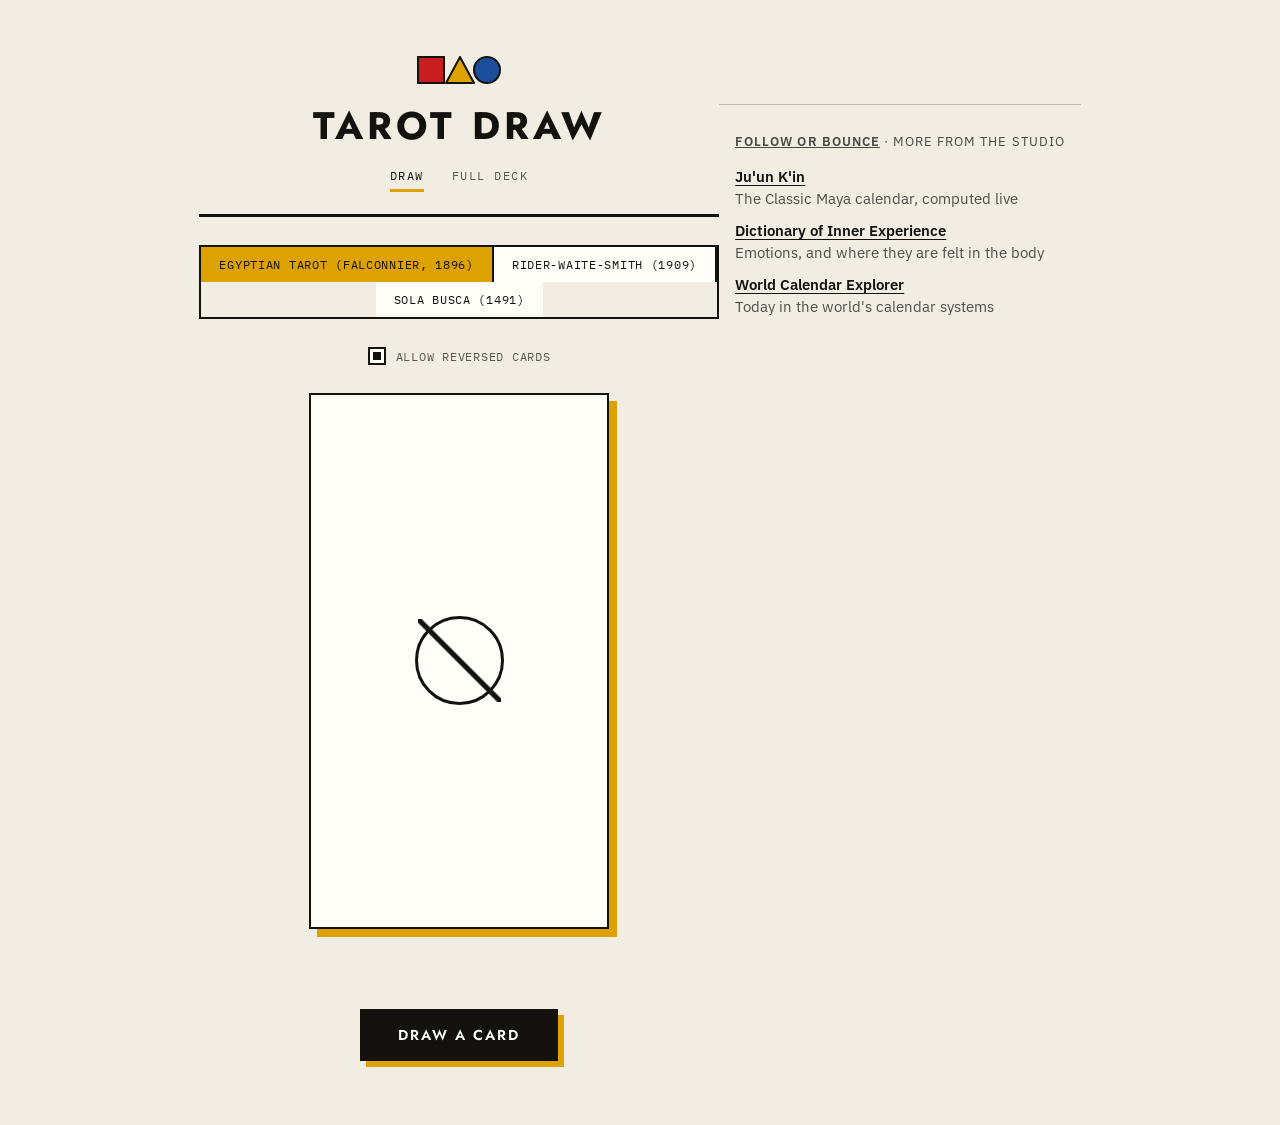
<file: index.html>
<!DOCTYPE html>
<html lang="en">
<head>
<meta charset="UTF-8">
<meta name="viewport" content="width=device-width, initial-scale=1.0">
<title>Tarot Draw</title>
<meta name="description" content="Draw tarot cards from three complete public-domain decks (Egyptian, Rider-Waite-Smith and Sola Busca) with their original card art and upright and reversed meanings.">
<link rel="canonical" href="https://followorbounce.github.io/tarot/">
<meta property="og:type" content="website">
<meta property="og:site_name" content="Tarot Draw">
<meta property="og:title" content="Tarot Draw">
<meta property="og:url" content="https://followorbounce.github.io/tarot/">
<meta property="og:description" content="Draw tarot cards from three complete public-domain decks (Egyptian, Rider-Waite-Smith and Sola Busca) with their original card art and upright and reversed meanings.">
<meta property="og:image" content="https://followorbounce.github.io/tarot/og/index.jpg">
<meta property="og:image:width" content="1200">
<meta property="og:image:height" content="630">
<meta property="og:image:alt" content="Tarot Draw — Tarot Draw">
<meta name="twitter:card" content="summary_large_image">
<meta name="twitter:image" content="https://followorbounce.github.io/tarot/og/index.jpg">
<link rel="preconnect" href="https://fonts.googleapis.com">
<link rel="preconnect" href="https://fonts.gstatic.com" crossorigin>
<link href="https://fonts.googleapis.com/css2?family=IBM+Plex+Mono:wght@400;500;600&family=IBM+Plex+Sans:wght@400;500&family=Jost:wght@500;600;700&display=swap" rel="stylesheet">
<link rel="stylesheet" href="style.css">
<script defer src="https://static.cloudflareinsights.com/beacon.min.js" data-cf-beacon='{"token": "bba4e16a7d9b4d9985eda0cda2624e60"}'></script>
<!-- fob-ga --><script async src="https://www.googletagmanager.com/gtag/js?id=G-CE86H6X7Z7"></script>
<script>window.dataLayer=window.dataLayer||[];function gtag(){dataLayer.push(arguments);}gtag('js',new Date());gtag('config','G-CE86H6X7Z7');</script><!-- /fob-ga -->
</head>
<body>
  <main>
    <header class="masthead">
      <svg class="mark" viewBox="0 0 84 28" width="84" height="28" aria-hidden="true">
        <rect x="1" y="1" width="26" height="26" fill="#c81e1e" stroke="#14120f" stroke-width="2"/>
        <polygon points="43,1 57,27 29,27" fill="#dda100" stroke="#14120f" stroke-width="2" stroke-linejoin="round"/>
        <circle cx="70" cy="14" r="13" fill="#1b4f9c" stroke="#14120f" stroke-width="2"/>
      </svg>
      <h1>Tarot Draw</h1>
      <nav class="site-nav">
        <a href="index.html" class="active">Draw</a>
        <a href="deck.html">Full Deck</a>
      </nav>
    </header>

    <div class="deck-picker" id="deck-picker"></div>

    <label class="reversed-toggle">
      <input type="checkbox" id="reversed-toggle" checked>
      <span>Allow reversed cards</span>
    </label>

    <div class="stage">
      <div class="card" id="card">
        <div class="card-inner">
          <div class="card-face card-back">
            <div class="back-mark"></div>
          </div>
          <div class="card-face card-front">
            <img class="card-image" id="card-image" alt="">
          </div>
        </div>
      </div>
    </div>

    <div class="caption">
      <div class="card-num" id="card-num"></div>
      <div class="card-name" id="card-name"></div>
      <div class="card-orientation" id="card-orientation"></div>
      <div class="card-meaning" id="card-meaning"></div>
    </div>

    <button id="draw-btn">Draw a card</button>
  </main>

  <script src="cards-egyptian.js"></script>
  <script src="cards-rws.js"></script>
  <script src="cards-solabusca.js"></script>
  <script src="decks.js"></script>
  <script src="script.js"></script>
<!-- fob-network -->
<aside class="fob-net" aria-label="More from Follow or Bounce"><style>.fob-net{border-top:1px solid;border-color:color-mix(in srgb,currentColor 22%,transparent);margin-top:48px;padding:28px max(16px,env(safe-area-inset-right,0px)) calc(28px + env(safe-area-inset-bottom,0px)) max(16px,env(safe-area-inset-left,0px));font-size:15px;line-height:1.45;clear:both}.fob-net>div{max-width:72rem;margin:0 auto}.fob-net p{margin:0 0 14px;font-size:13px;letter-spacing:.08em;text-transform:uppercase;opacity:.75}.fob-net p a{color:inherit;font-weight:600}.fob-net ul{list-style:none;margin:0;padding:0;display:grid;grid-template-columns:repeat(auto-fit,minmax(14rem,1fr));gap:10px 28px}.fob-net li a{display:block;min-height:44px;color:inherit;text-decoration:none}.fob-net li b{display:block;font-weight:600;text-decoration:underline;text-underline-offset:3px;text-decoration-thickness:1px}.fob-net li span{display:block;opacity:.72}.fob-net a:focus-visible{outline:2px solid currentColor;outline-offset:3px}</style><div><p><a href="https://followorbounce.github.io/">Follow or Bounce</a> · more from the studio</p><ul><li><a href="https://followorbounce.github.io/Maya-Calendar/"><b>Ju&#x27;un K&#x27;in</b><span>The Classic Maya calendar, computed live</span></a></li><li><a href="https://followorbounce.github.io/dictionary-of-inner-experience/"><b>Dictionary of Inner Experience</b><span>Emotions, and where they are felt in the body</span></a></li><li><a href="https://followorbounce.github.io/world-calendar-explorer/"><b>World Calendar Explorer</b><span>Today in the world&#x27;s calendar systems</span></a></li></ul></div></aside>
<!-- /fob-network -->
</body>
</html>
</file>
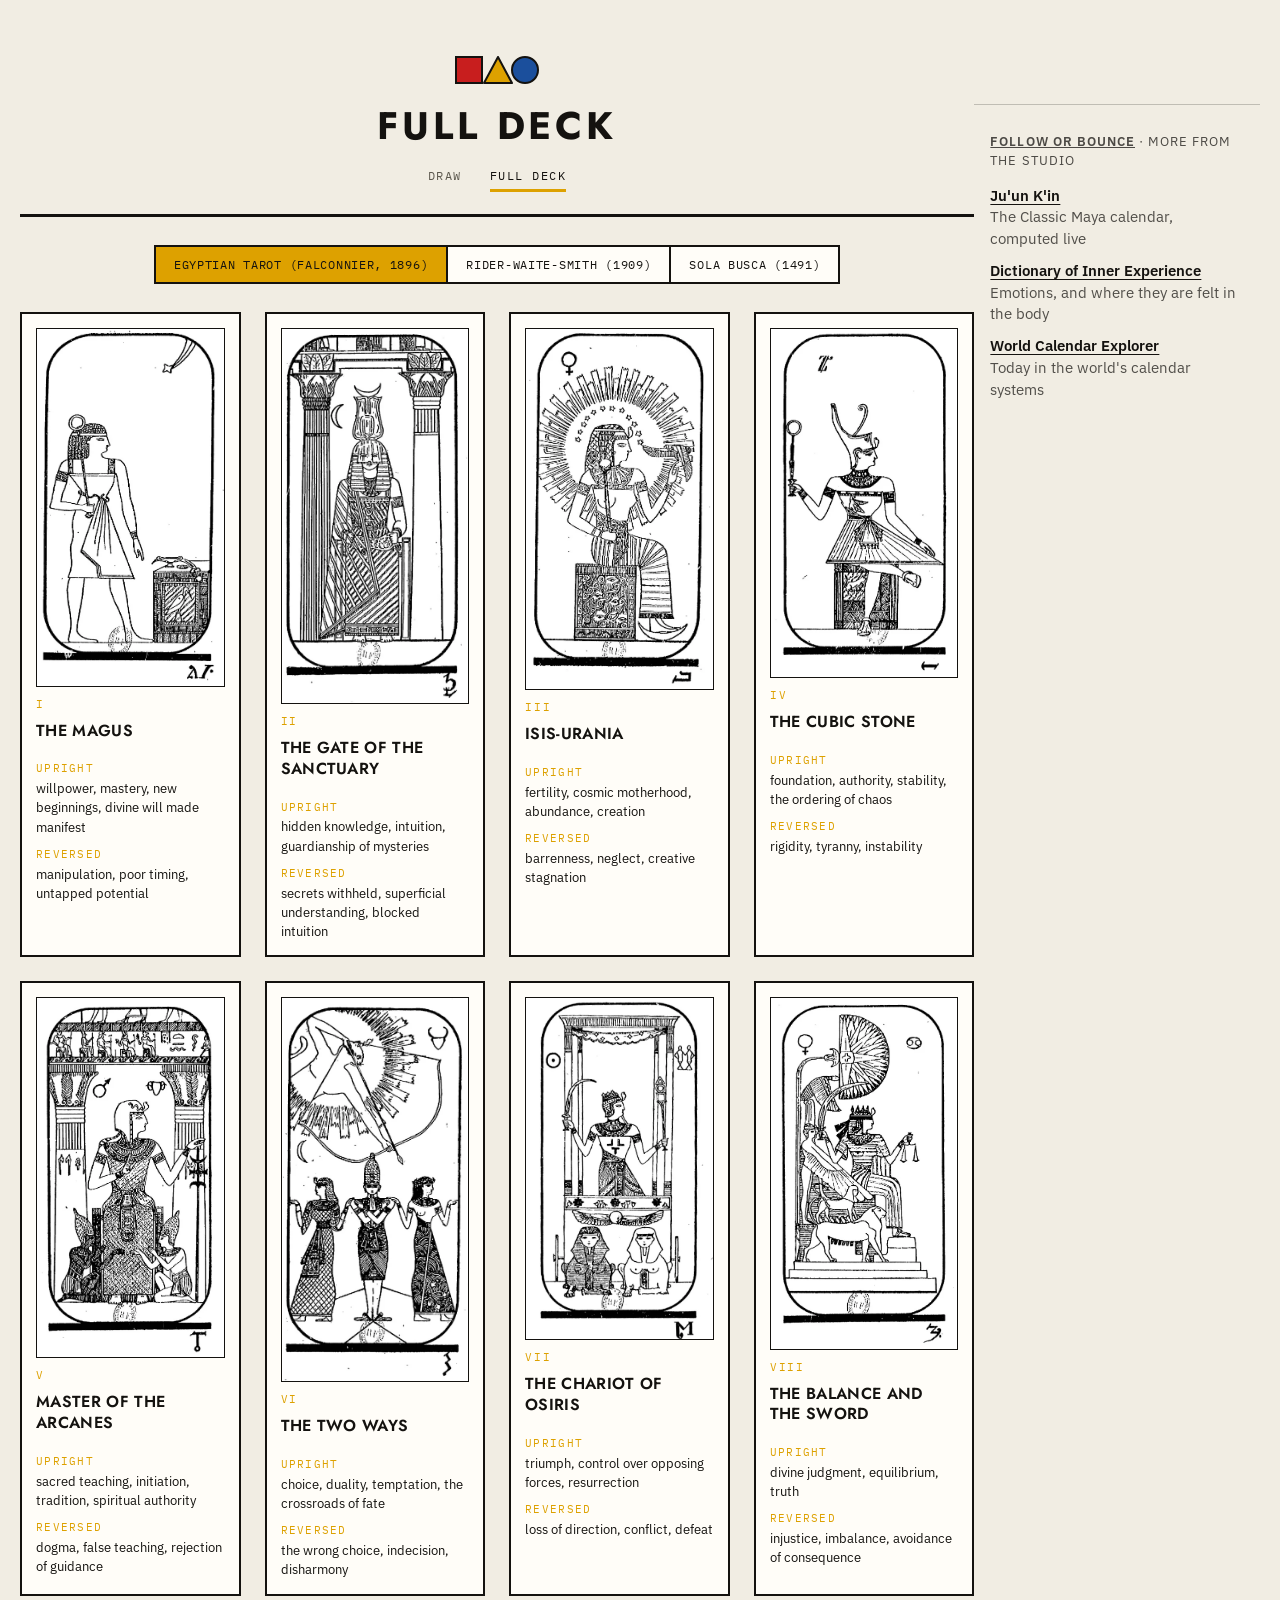
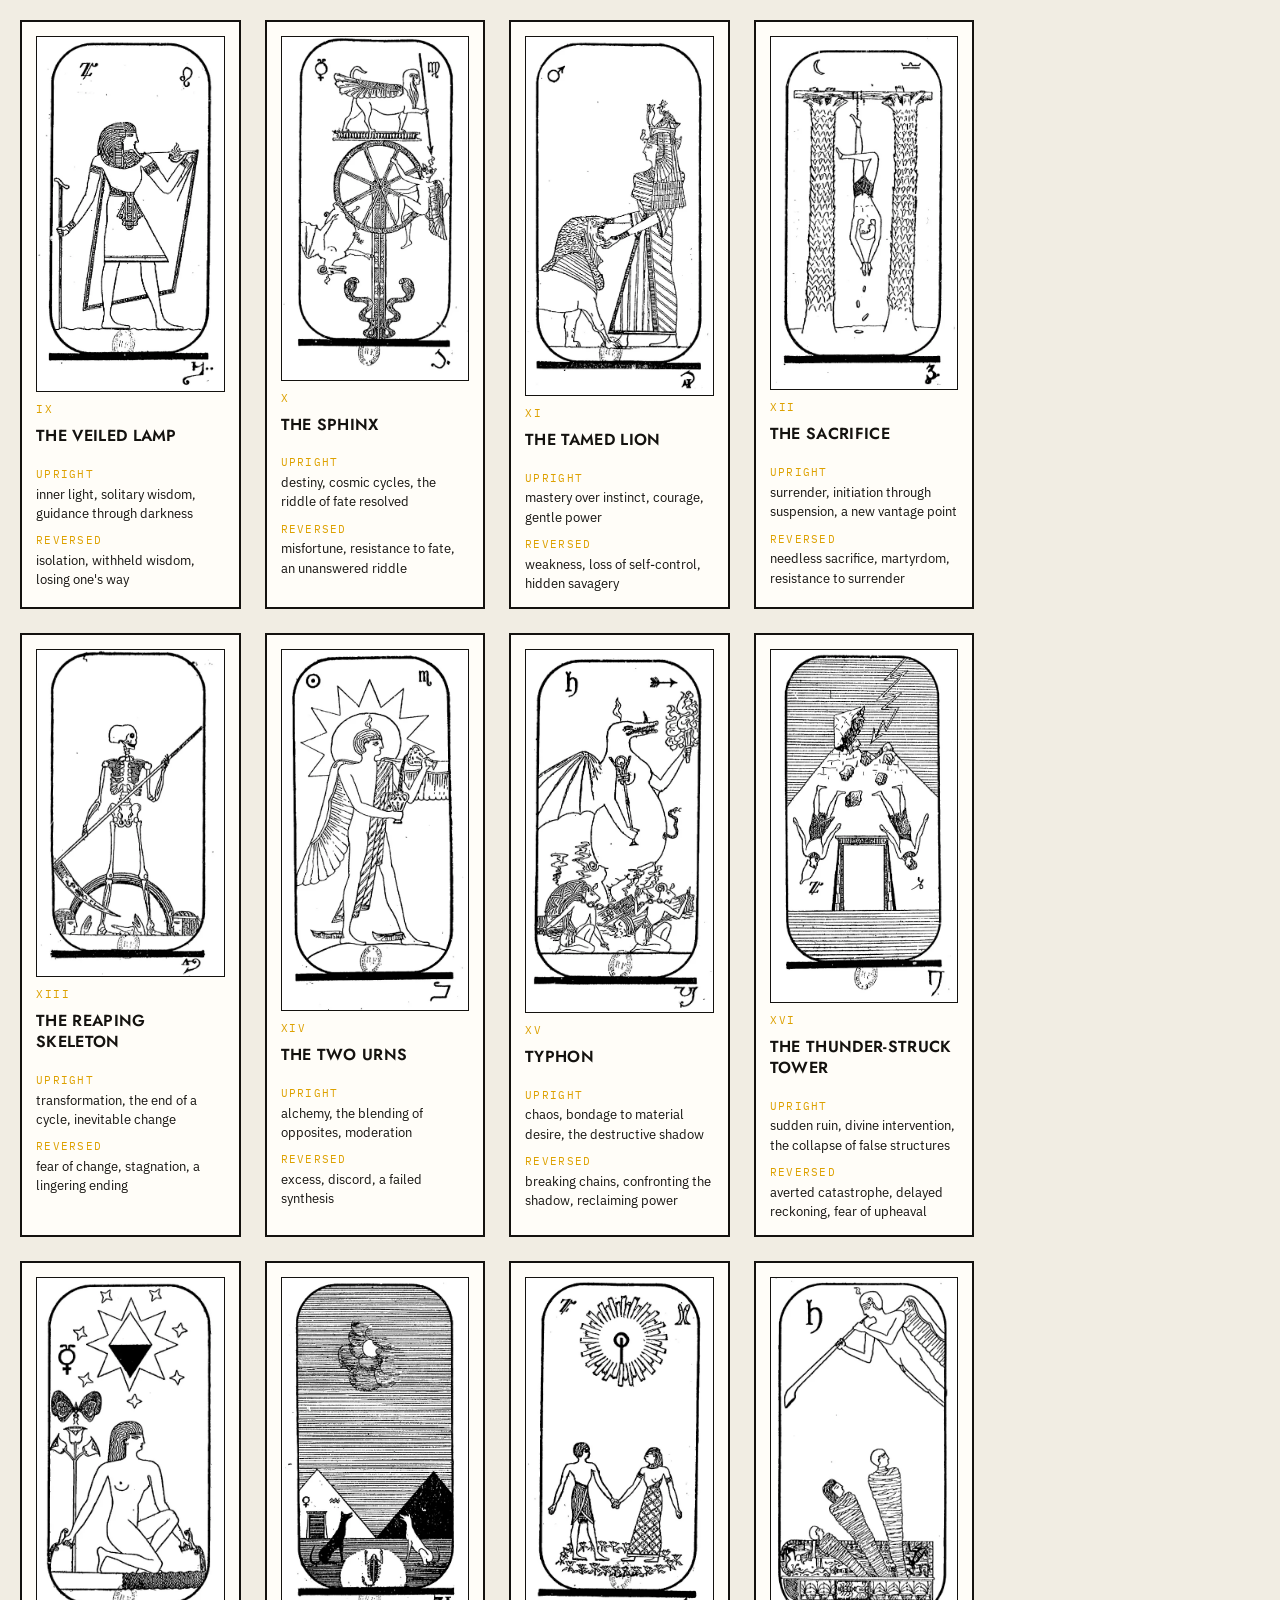
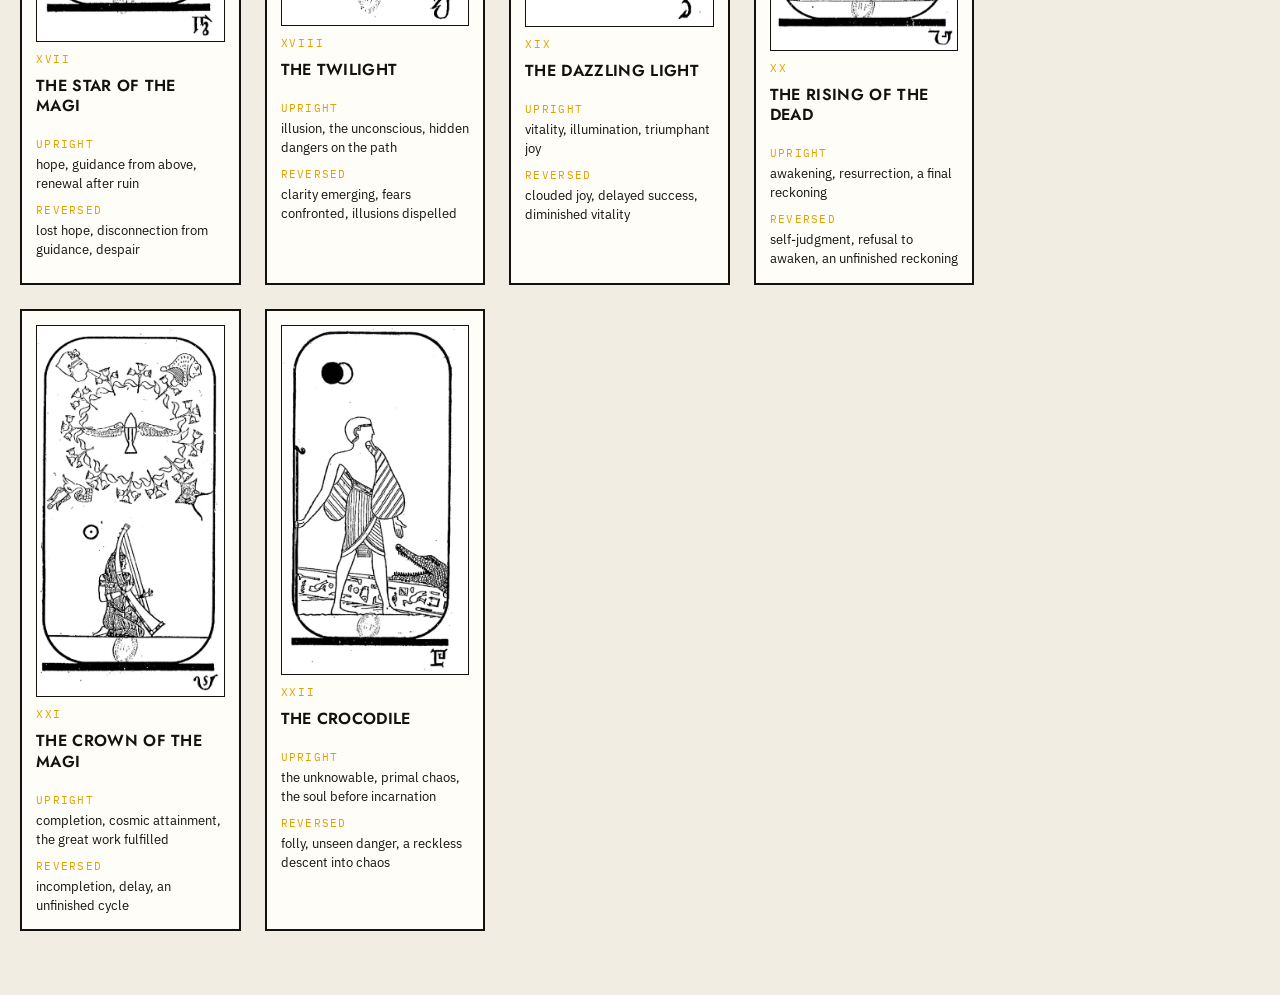
<file: deck.html>
<!DOCTYPE html>
<html lang="en">
<head>
<meta charset="UTF-8">
<meta name="viewport" content="width=device-width, initial-scale=1.0">
<title>Full Deck — Tarot Draw</title>
<meta name="description" content="Every card of three public-domain tarot decks (Egyptian, Rider-Waite-Smith and Sola Busca) with the original art and meanings, on one reference page.">
<link rel="canonical" href="https://followorbounce.github.io/tarot/deck">
<meta property="og:type" content="website">
<meta property="og:site_name" content="Tarot Draw">
<meta property="og:title" content="Full Deck — Tarot Draw">
<meta property="og:url" content="https://followorbounce.github.io/tarot/deck">
<meta property="og:description" content="Every card of three public-domain tarot decks (Egyptian, Rider-Waite-Smith and Sola Busca) with the original art and meanings, on one reference page.">
<meta property="og:image" content="https://followorbounce.github.io/tarot/og/deck.jpg">
<meta property="og:image:width" content="1200">
<meta property="og:image:height" content="630">
<meta property="og:image:alt" content="Full Deck — Tarot Draw">
<meta name="twitter:card" content="summary_large_image">
<meta name="twitter:image" content="https://followorbounce.github.io/tarot/og/deck.jpg">
<link rel="preconnect" href="https://fonts.googleapis.com">
<link rel="preconnect" href="https://fonts.gstatic.com" crossorigin>
<link href="https://fonts.googleapis.com/css2?family=IBM+Plex+Mono:wght@400;500;600&family=IBM+Plex+Sans:wght@400;500&family=Jost:wght@500;600;700&display=swap" rel="stylesheet">
<link rel="stylesheet" href="style.css">
<script defer src="https://static.cloudflareinsights.com/beacon.min.js" data-cf-beacon='{"token": "bba4e16a7d9b4d9985eda0cda2624e60"}'></script>
<!-- fob-ga --><script async src="https://www.googletagmanager.com/gtag/js?id=G-CE86H6X7Z7"></script>
<script>window.dataLayer=window.dataLayer||[];function gtag(){dataLayer.push(arguments);}gtag('js',new Date());gtag('config','G-CE86H6X7Z7');</script><!-- /fob-ga -->
</head>
<body>
  <main class="wide">
    <header class="masthead">
      <svg class="mark" viewBox="0 0 84 28" width="84" height="28" aria-hidden="true">
        <rect x="1" y="1" width="26" height="26" fill="#c81e1e" stroke="#14120f" stroke-width="2"/>
        <polygon points="43,1 57,27 29,27" fill="#dda100" stroke="#14120f" stroke-width="2" stroke-linejoin="round"/>
        <circle cx="70" cy="14" r="13" fill="#1b4f9c" stroke="#14120f" stroke-width="2"/>
      </svg>
      <h1>Full Deck</h1>
      <nav class="site-nav">
        <a href="index.html">Draw</a>
        <a href="deck.html" class="active">Full Deck</a>
      </nav>
    </header>

    <div class="deck-picker" id="deck-picker"></div>

    <div class="deck-grid" id="deck-grid"></div>
  </main>

  <script src="cards-egyptian.js"></script>
  <script src="cards-rws.js"></script>
  <script src="cards-solabusca.js"></script>
  <script src="decks.js"></script>
  <script src="deck-page.js"></script>
<!-- fob-network -->
<aside class="fob-net" aria-label="More from Follow or Bounce"><style>.fob-net{border-top:1px solid;border-color:color-mix(in srgb,currentColor 22%,transparent);margin-top:48px;padding:28px max(16px,env(safe-area-inset-right,0px)) calc(28px + env(safe-area-inset-bottom,0px)) max(16px,env(safe-area-inset-left,0px));font-size:15px;line-height:1.45;clear:both}.fob-net>div{max-width:72rem;margin:0 auto}.fob-net p{margin:0 0 14px;font-size:13px;letter-spacing:.08em;text-transform:uppercase;opacity:.75}.fob-net p a{color:inherit;font-weight:600}.fob-net ul{list-style:none;margin:0;padding:0;display:grid;grid-template-columns:repeat(auto-fit,minmax(14rem,1fr));gap:10px 28px}.fob-net li a{display:block;min-height:44px;color:inherit;text-decoration:none}.fob-net li b{display:block;font-weight:600;text-decoration:underline;text-underline-offset:3px;text-decoration-thickness:1px}.fob-net li span{display:block;opacity:.72}.fob-net a:focus-visible{outline:2px solid currentColor;outline-offset:3px}</style><div><p><a href="https://followorbounce.github.io/">Follow or Bounce</a> · more from the studio</p><ul><li><a href="https://followorbounce.github.io/Maya-Calendar/"><b>Ju&#x27;un K&#x27;in</b><span>The Classic Maya calendar, computed live</span></a></li><li><a href="https://followorbounce.github.io/dictionary-of-inner-experience/"><b>Dictionary of Inner Experience</b><span>Emotions, and where they are felt in the body</span></a></li><li><a href="https://followorbounce.github.io/world-calendar-explorer/"><b>World Calendar Explorer</b><span>Today in the world&#x27;s calendar systems</span></a></li></ul></div></aside>
<!-- /fob-network -->
</body>
</html>
</file>
<file: style.css>
:root {
  --bg: #f1ede3;
  --paper: #fffdf8;
  --ink: #14120f;
  --ink-dim: #5c584e;
  --line: #14120f;

  --accent-egyptian: #dda100;
  --accent-rws: #c81e1e;
  --accent-solabusca: #1b4f9c;
  --accent: var(--accent-rws);
  --accent-text: #ffffff;

  --card-w: 300px;
  --card-ratio: 0.56 / 1;

  --font-display: "Jost", sans-serif;
  --font-body: "IBM Plex Sans", sans-serif;
  --font-mono: "IBM Plex Mono", monospace;
}

body[data-deck="egyptian"] { --accent: var(--accent-egyptian); --accent-text: #14120f; }
body[data-deck="rws"] { --accent: var(--accent-rws); --accent-text: #ffffff; }
body[data-deck="solabusca"] { --accent: var(--accent-solabusca); --accent-text: #ffffff; }

* { box-sizing: border-box; }

body {
  margin: 0;
  min-height: 100vh;
  display: flex;
  align-items: flex-start;
  justify-content: center;
  background: var(--bg);
  color: var(--ink);
  font-family: var(--font-body);
  padding: 56px 20px 64px;
}

main {
  display: flex;
  flex-direction: column;
  align-items: center;
  gap: 28px;
  width: 100%;
  max-width: 520px;
}

main.wide {
  max-width: 1120px;
}

.mark {
  display: block;
}

header.masthead {
  display: flex;
  flex-direction: column;
  align-items: center;
  gap: 14px;
  width: 100%;
  padding-bottom: 22px;
  border-bottom: 3px solid var(--line);
}

h1 {
  margin: 0;
  font-family: var(--font-display);
  font-weight: 700;
  font-size: 2.4rem;
  text-transform: uppercase;
  letter-spacing: 0.1em;
  text-align: center;
  color: var(--ink);
}

.site-nav {
  display: flex;
  gap: 28px;
  justify-content: center;
}

.site-nav a {
  color: var(--ink-dim);
  text-decoration: none;
  font-family: var(--font-mono);
  font-size: 0.78rem;
  letter-spacing: 0.12em;
  text-transform: uppercase;
  padding-bottom: 6px;
  border-bottom: 3px solid transparent;
  transition: color 0.15s ease, border-color 0.15s ease;
}

.site-nav a:hover {
  color: var(--ink);
}

.site-nav a.active {
  color: var(--ink);
  border-color: var(--accent);
}

.reversed-toggle {
  display: flex;
  align-items: center;
  gap: 10px;
  font-family: var(--font-mono);
  font-size: 0.78rem;
  text-transform: uppercase;
  letter-spacing: 0.06em;
  color: var(--ink-dim);
  cursor: pointer;
  user-select: none;
}

.reversed-toggle input {
  appearance: none;
  -webkit-appearance: none;
  width: 18px;
  height: 18px;
  margin: 0;
  border: 2px solid var(--ink);
  background: var(--paper);
  position: relative;
  cursor: pointer;
  flex-shrink: 0;
}

.reversed-toggle input:checked::after {
  content: "";
  position: absolute;
  inset: 3px;
  background: var(--ink);
}

.deck-picker {
  display: flex;
  flex-wrap: wrap;
  justify-content: center;
  gap: 0;
  border: 2px solid var(--ink);
}

.deck-btn {
  background: var(--paper);
  border: none;
  border-right: 2px solid var(--ink);
  color: var(--ink);
  padding: 10px 18px;
  font-family: var(--font-mono);
  font-size: 0.74rem;
  letter-spacing: 0.06em;
  text-transform: uppercase;
  cursor: pointer;
  transition: background 0.15s ease, color 0.15s ease;
}

.deck-btn:last-child {
  border-right: none;
}

.deck-btn:hover {
  background: var(--bg);
}

.deck-btn.active {
  background: var(--accent);
  color: var(--accent-text);
}

.stage {
  perspective: 1200px;
}

.card {
  width: var(--card-w);
  aspect-ratio: var(--card-ratio);
  max-width: 80vw;
  cursor: pointer;
}

.card-inner {
  position: relative;
  width: 100%;
  height: 100%;
  transition: transform 0.6s cubic-bezier(0.4, 0.2, 0.2, 1);
  transform-style: preserve-3d;
}

.card.flipped .card-inner {
  transform: rotateY(180deg);
}

.card-face {
  position: absolute;
  inset: 0;
  backface-visibility: hidden;
  border: 2px solid var(--line);
  border-radius: 0;
  overflow: hidden;
  background: var(--paper);
  box-shadow: 8px 8px 0 var(--accent);
}

.card-back {
  display: flex;
  align-items: center;
  justify-content: center;
}

.back-mark {
  width: 30%;
  aspect-ratio: 1;
  border: 3px solid var(--ink);
  border-radius: 50%;
  position: relative;
}

.back-mark::after {
  content: "";
  position: absolute;
  inset: 0;
  background: linear-gradient(45deg, transparent 47%, var(--ink) 48.5%, var(--ink) 51.5%, transparent 53%);
}

.card-front {
  transform: rotateY(180deg);
}

.card-image {
  width: 100%;
  height: 100%;
  object-fit: contain;
  display: block;
}

.caption {
  display: flex;
  flex-direction: column;
  align-items: center;
  gap: 8px;
  max-width: 420px;
  text-align: center;
}

.card-num {
  font-family: var(--font-mono);
  font-size: 0.75rem;
  letter-spacing: 0.2em;
  color: var(--accent);
}

.card-name {
  font-family: var(--font-display);
  font-weight: 600;
  font-size: 1.4rem;
  text-transform: uppercase;
  letter-spacing: 0.04em;
  color: var(--ink);
}

.card-orientation {
  font-family: var(--font-mono);
  font-size: 0.75rem;
  text-transform: uppercase;
  letter-spacing: 0.16em;
  color: var(--ink-dim);
}

.card-meaning {
  font-size: 0.95rem;
  line-height: 1.55;
  color: var(--ink);
}

#draw-btn {
  background: var(--ink);
  border: 2px solid var(--ink);
  color: var(--paper);
  padding: 14px 36px;
  font-family: var(--font-display);
  font-weight: 600;
  font-size: 0.9rem;
  letter-spacing: 0.14em;
  text-transform: uppercase;
  cursor: pointer;
  box-shadow: 6px 6px 0 var(--accent);
  transition: transform 0.12s ease, box-shadow 0.12s ease, background 0.12s ease, color 0.12s ease;
}

#draw-btn:hover {
  background: var(--paper);
  color: var(--ink);
}

#draw-btn:active {
  transform: translate(6px, 6px);
  box-shadow: 0 0 0 var(--accent);
}

.deck-grid {
  display: grid;
  grid-template-columns: repeat(auto-fill, minmax(180px, 1fr));
  gap: 24px;
  width: 100%;
}

.deck-card {
  display: flex;
  flex-direction: column;
  gap: 10px;
  background: var(--paper);
  border: 2px solid var(--line);
  padding: 14px;
  transition: box-shadow 0.15s ease;
}

.deck-card:hover {
  box-shadow: 5px 5px 0 var(--accent);
}

.deck-card picture {
  display: block;
}

.deck-card img {
  width: 100%;
  height: auto;
  border: 1px solid var(--ink);
  display: block;
}

.deck-card-num {
  font-family: var(--font-mono);
  font-size: 0.68rem;
  letter-spacing: 0.16em;
  color: var(--accent);
}

.deck-card-name {
  font-family: var(--font-display);
  font-weight: 600;
  font-size: 1rem;
  text-transform: uppercase;
  letter-spacing: 0.02em;
  line-height: 1.3;
  color: var(--ink);
}

.deck-card-meanings p {
  margin: 0;
  font-size: 0.8rem;
  line-height: 1.5;
  color: var(--ink);
}

.deck-card-meanings .label {
  display: block;
  font-family: var(--font-mono);
  color: var(--accent);
  font-size: 0.66rem;
  text-transform: uppercase;
  letter-spacing: 0.12em;
  margin-top: 10px;
  margin-bottom: 2px;
}

@media (max-width: 400px) {
  :root {
    --card-w: 240px;
  }
  h1 { font-size: 1.8rem; }
}
</file>
